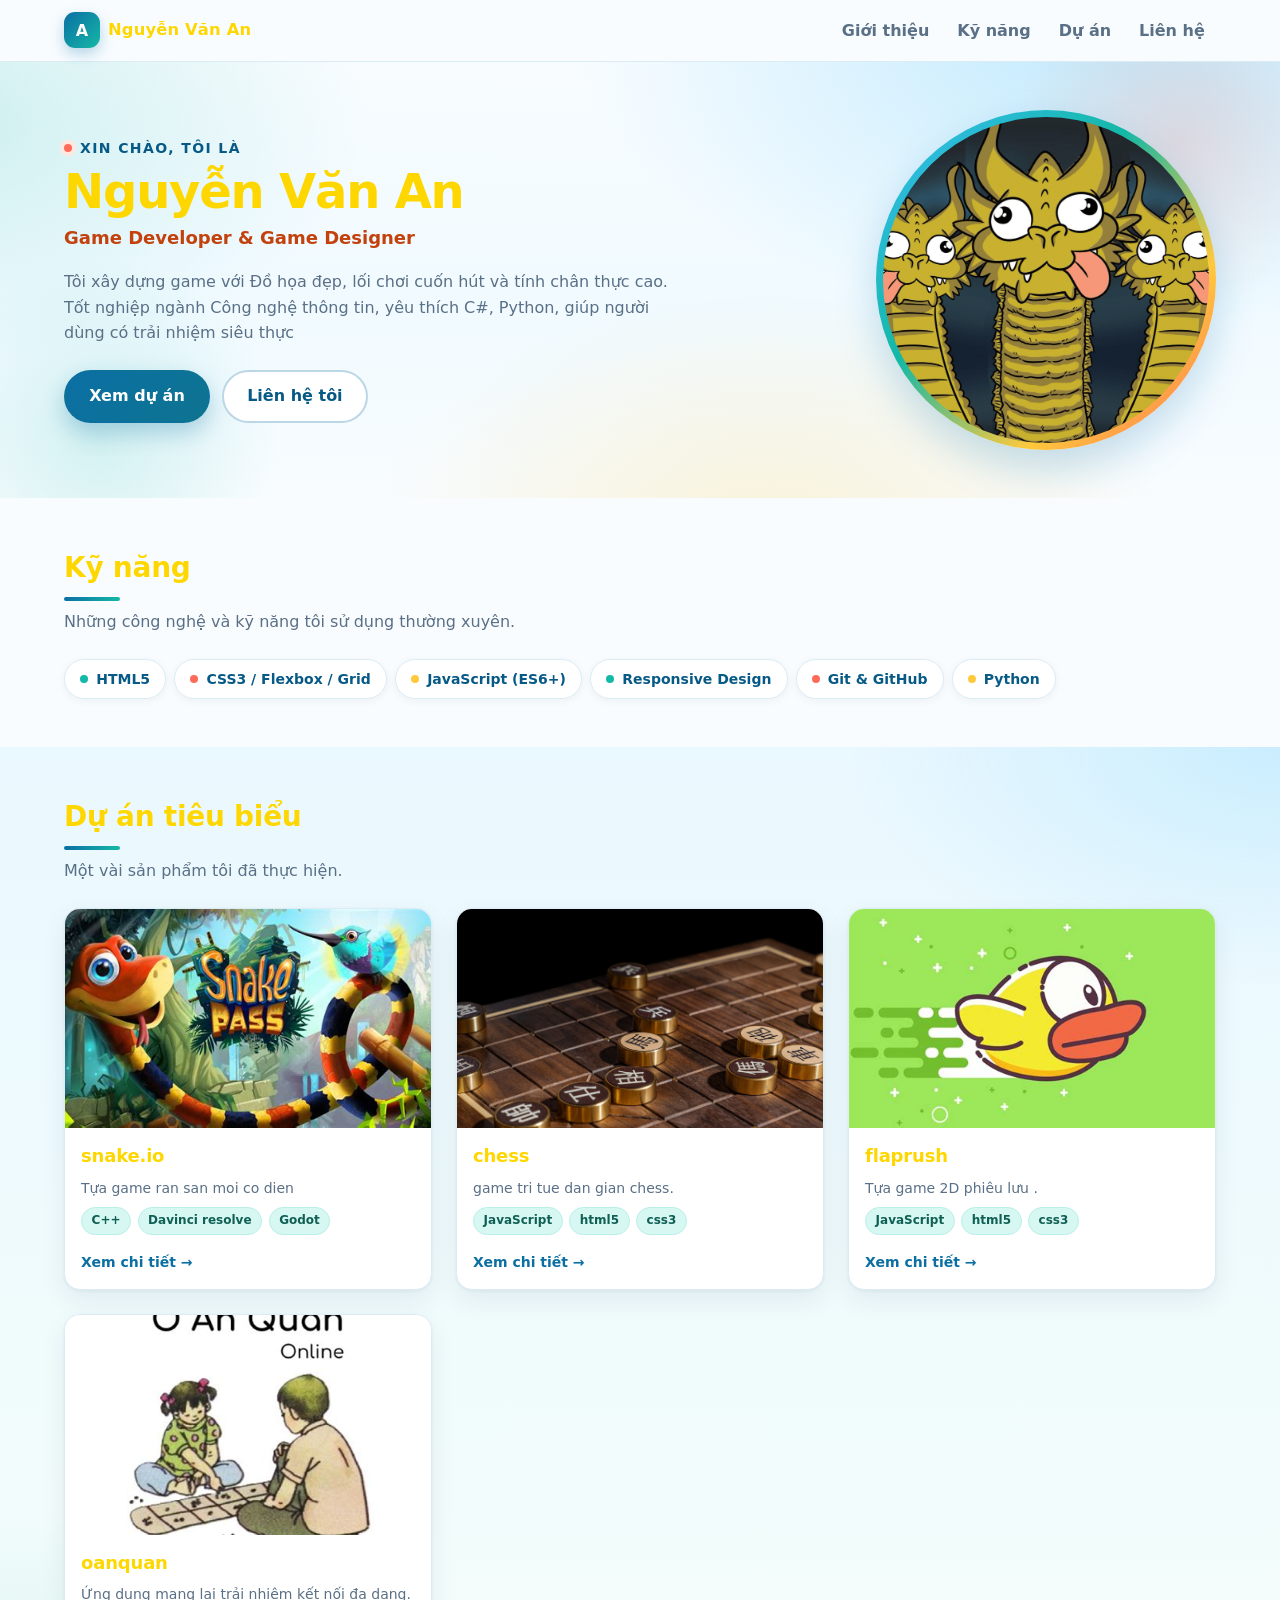
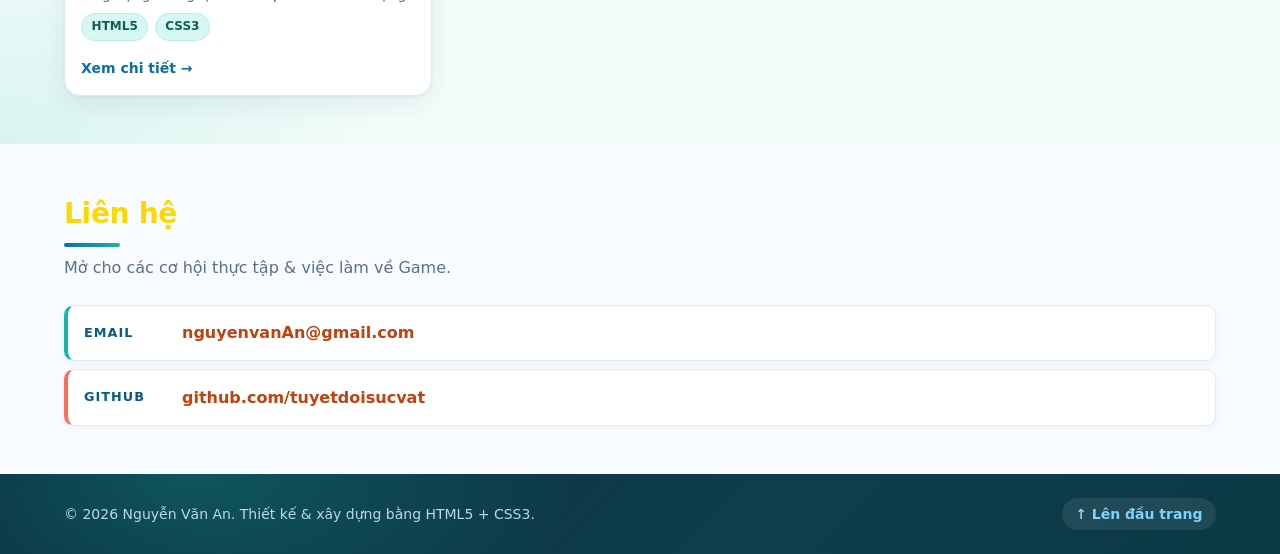
<file: index.html>
<!DOCTYPE html>
<!-- lang="vi" khai báo ngôn ngữ trang → hỗ trợ screen reader & SEO -->
<html lang="vi">

<head>
  <!-- ========== METADATA BẮT BUỘC ========== -->
  <meta charset="UTF-8" />
  <!-- viewport: nền tảng của responsive mobile-first, khóa tỉ lệ 1:1 với thiết bị -->
  <meta name="viewport" content="width=device-width, initial-scale=1.0" />
  <meta name="description" content="Portfolio CV của Nguyễn Văn An – Game Developer. Dự án, kỹ năng và thông tin liên hệ." />
  <meta name="author" content="Nguyễn Văn An" />
  <title>Nguyễn Văn An · Game Developer</title>

  <!-- Liên kết tới file CSS tách rời (yêu cầu của bài) -->
  <link rel="stylesheet" href="./assets/css/styles.css" />
</head>

<body>

  <!-- ========================================================== -->
  <!-- HEADER: nhận diện + điều hướng chính                        -->
  <!-- ========================================================== -->
  <header class="site-header">
    <div class="container header-inner">
      <!-- Thương hiệu cá nhân -->
      <a class="brand" href="#top" aria-label="Về đầu trang">
        <span class="brand-mark" aria-hidden="true">A</span>
        <span class="brand-name">Nguyễn Văn An</span>
      </a>

      <!-- NAV dùng Flexbox (xem styles.css) -->
      <nav class="main-nav" aria-label="Điều hướng chính">
        <ul class="nav-list">
          <li><a href="#about">Giới thiệu</a></li>
          <li><a href="#skills">Kỹ năng</a></li>
          <li><a href="#projects">Dự án</a></li>
          <li><a href="#contact">Liên hệ</a></li>
        </ul>
      </nav>
    </div>
  </header>

  <!-- ========================================================== -->
  <!-- MAIN: toàn bộ nội dung chính của trang                      -->
  <!-- ========================================================== -->
  <main id="top">
    <!-- ----- SECTION: Giới thiệu / Hero ----- -->
    <section id="about" class="hero">
      <div class="container hero-inner">
        <div class="hero-text">
          <p class="eyebrow">Xin chào, tôi là</p>
          <h1 class="hero-title">Nguyễn Văn An</h1>
          <p class="hero-role">Game Developer &amp; Game Designer</p>
          <p class="hero-desc">
            Tôi xây dựng game với Đồ họa đẹp, lối chơi cuốn hút và tính chân thực cao.
            Tốt nghiệp ngành Công nghệ thông tin, yêu thích C#, Python, giúp người dùng có trải nhiệm siêu thực
          </p>
          <div class="hero-actions">
            <a class="btn btn-primary" href="#projects">Xem dự án</a>
            <a class="btn btn-outline" href="#contact">Liên hệ tôi</a>
          </div>
        </div>

        <!-- Ảnh đại diện: dùng placeholder, thay bằng ảnh thật của bạn -->
        <figure class="hero-avatar">
          <img
            src="assets/img/avt.png"
            alt="Ảnh đại diện của Nguyễn Văn An"
            width="320" height="320" fetchpriority="high" />
        </figure>

      </div>
    </section>

    <!-- ----- SECTION: Kỹ năng ----- -->
    <section id="skills" class="section">
      <div class="container">
        <h2 class="section-title">Kỹ năng</h2>
        <p class="section-sub">Những công nghệ và kỹ năng tôi sử dụng thường xuyên.</p>

        <ul class="skill-grid">
          <li class="skill-chip">HTML5</li>
          <li class="skill-chip">CSS3 / Flexbox / Grid</li>
          <li class="skill-chip">JavaScript (ES6+)</li>
          <li class="skill-chip">Responsive Design</li>
          <li class="skill-chip">Git &amp; GitHub</li>
          <li class="skill-chip">Python</li>
        </ul>
      </div>
    </section>

    <!-- ----- SECTION: Dự án (danh sách thẻ dùng CSS Grid) ----- -->
    <section id="projects" class="section section-muted">
      <div class="container">
        <h2 class="section-title">Dự án tiêu biểu</h2>
        <p class="section-sub">Một vài sản phẩm tôi đã thực hiện.</p>

        <!-- .project-grid dùng CSS Grid (xem styles.css) -->
        <div class="project-grid">

          <!-- Mỗi thẻ là một <article> độc lập, có thể đứng riêng -->
          <article class="card">
          <a href="./games/snake/index.html" target="_blank" title="Chơi game Rắn săn mồi">
           <img class="card-media"
           src="assets/img/snake.png"
           alt="Ảnh minh họa dự án snake.io" width="600" height="360"
          loading="lazy" decoding="async" />
  </a>
            <div class="card-body">
              <h3 class="card-title">snake.io</h3>
              <p class="card-desc">
                Tựa game ran san moi co dien 
              </p>
              <ul class="tag-list">
                <li>C++</li>
                <li>Davinci resolve</li>
                <li>Godot</li>
              </ul>
              <a class="card-link" href="#">Xem chi tiết →</a>
            </div>
          </article>

          <article class="card">
            <a href="./games/chess/index.html" target="_blank" title="choi game danh co"> 
            <img class="card-media"
              src="assets/img/Qchess.png"
              alt="Ảnh minh hoa chess " width="600" height="360"
              loading="lazy" decoding="async" /> </a>
            <div class="card-body">
              <h3 class="card-title">chess </h3>
              <p class="card-desc">
                game tri tue dan gian chess.
              </p>
              <ul class="tag-list">
                <li>JavaScript</li>
                <li>html5</li>
                <li>css3</li>
              </ul>
              <a class="card-link" href="#">Xem chi tiết →</a>
            </div>
          </article>

          <article class="card">
            <a href="./games/flap-rush/index.html" target="_blank" title="choi game flap rush"> 
            <img class="card-media"
              src="assets/img/flaprush.png"
              alt="Ảnh minh họa dự án flaprush" width="600" height="360"
              loading="lazy" decoding="async" /> </a>
            <div class="card-body">
              <h3 class="card-title">flaprush</h3>
              <p class="card-desc">
                Tựa game 2D phiêu lưu .
              </p>
              <ul class="tag-list">
                <li>JavaScript</li>
                <li>html5</li>
                <li>css3</li>
              </ul>
              <a class="card-link" href="#">Xem chi tiết →</a>
            </div>
          </article>

          <article class="card">
            <a href="./games/o-an-quan/index.html" target="_blank" title="choi game danh co"> 
            <img class="card-media"
              src="assets/img/oanquan.png"
              alt="Ảnh minh họa dự án oanquan" width="600" height="360"
              loading="lazy" decoding="async" /> </a>
            <div class="card-body">
              <h3 class="card-title">oanquan</h3>
              <p class="card-desc">
                Ứng dụng mang lại trải nhiệm kết nối đa dạng.
              </p>
              <ul class="tag-list">
                <li>HTML5</li>
                <li>CSS3</li>
              </ul>
              <a class="card-link" href="#">Xem chi tiết →</a>
            </div>
          </article>

        </div><!-- /.project-grid -->
      </div>
    </section>

    <!-- ----- SECTION: Liên hệ ----- -->
    <section id="contact" class="section">
      <div class="container contact-inner">
        <h2 class="section-title">Liên hệ</h2>
        <p class="section-sub">Mở cho các cơ hội thực tập &amp; việc làm về Game.</p>

        <ul class="contact-list">
          <li>
            <span class="contact-label">Email</span>
            <a href="mailto:nguyenvanAn@gmail.com">nguyenvanAn@gmail.com</a>
          </li>
          <li>
            <span class="contact-label">GitHub</span>
            <a href="https://github.com/v4633510-eng" target="_blank" rel="noopener noreferrer">
              github.com/tuyetdoisucvat
            </a>
          </li>
        </ul>
      </div>
    </section>

  </main>

  <!-- ========================================================== -->
  <!-- FOOTER                                                      -->
  <!-- ========================================================== -->
  <footer class="site-footer">
    <div class="container footer-inner">
      <p>© 2026 Nguyễn Văn An. Thiết kế &amp; xây dựng bằng HTML5 + CSS3.</p>
      <a href="#top" class="to-top">↑ Lên đầu trang</a>
    </div>
  </footer>

</body>

</html>
</file>
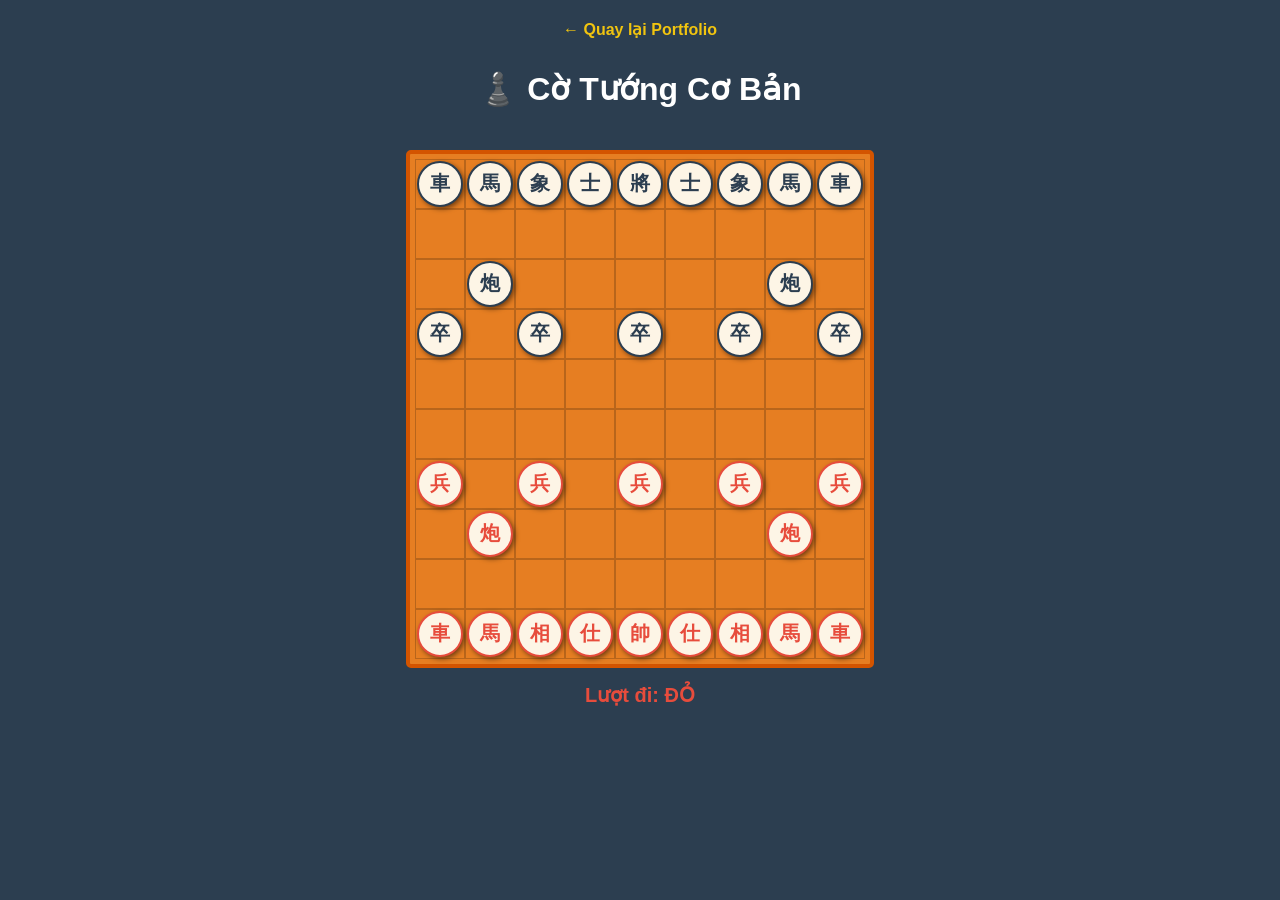
<file: games/chess/index.html>
<!DOCTYPE html>
<html lang="vi">
<head>
    <meta charset="UTF-8">
    <meta name="viewport" content="width=device-width, initial-scale=1.0">
    <title>Cờ Tướng Đơn Giản</title>
    <style>
        /* CSS CƠ BẢN */
        body {
            font-family: Arial, sans-serif;
            background-color: #2c3e50;
            color: white;
            display: flex;
            flex-direction: column;
            align-items: center;
            margin: 0;
            padding: 20px;
        }
        .header {
            text-align: center;
            margin-bottom: 20px;
        }
        .back-btn {
            color: #f1c40f;
            text-decoration: none;
            font-weight: bold;
            display: inline-block;
            margin-bottom: 10px;
        }
        .back-btn:hover {
            text-decoration: underline;
        }
        /* BÀN CỜ */
        #board {
            display: grid;
            grid-template-columns: repeat(9, 50px);
            grid-template-rows: repeat(10, 50px);
            background-color: #e67e22; /* Màu gỗ */
            border: 4px solid #d35400;
            padding: 5px;
            border-radius: 5px;
        }
        /* Ô CỜ */
        .cell {
            display: flex;
            justify-content: center;
            align-items: center;
            border: 1px solid rgba(0, 0, 0, 0.2);
            cursor: pointer;
            position: relative;
        }
        /* QUÂN CỜ */
        .piece {
            width: 42px;
            height: 42px;
            border-radius: 50%;
            display: flex;
            justify-content: center;
            align-items: center;
            font-size: 20px;
            font-weight: bold;
            box-shadow: 2px 2px 5px rgba(0,0,0,0.5);
            background-color: #fdf5e6;
            border: 2px solid #333;
            user-select: none;
        }
        .piece.red { color: #e74c3c; border-color: #e74c3c; }
        .piece.black { color: #2c3e50; border-color: #2c3e50; }
        .selected { outline: 3px solid #f1c40f; }
        
        /* THÔNG BÁO LƯỢT ĐI */
        #turn-indicator {
            margin-top: 15px;
            font-size: 20px;
            font-weight: bold;
        }
        .red-turn { color: #e74c3c; }
        .black-turn { color: #bdc3c7; }
    </style>
</head>
<body>

    <div class="header">
        <a href="../../index.html" class="back-btn">← Quay lại Portfolio</a>
        <h1>♟️ Cờ Tướng Cơ Bản</h1>
    </div>

    <!-- Bàn cờ 9 cột x 10 hàng -->
    <div id="board"></div>

    <div id="turn-indicator" class="red-turn">Lượt đi: ĐỎ</div>

    <script>
        // 1. KHỞI TẠO DỮ LIỆU BÀN CỜ
        // R = Đỏ (Red), B = Đen (Black), . = Ô trống
        const initialBoard = [
            ["b車", "b馬", "b象", "b士", "b將", "b士", "b象", "b馬", "b車"],
            [".", ".", ".", ".", ".", ".", ".", ".", "."],
            [".", "b炮", ".", ".", ".", ".", ".", "b炮", "."],
            ["b卒", ".", "b卒", ".", "b卒", ".", "b卒", ".", "b卒"],
            [".", ".", ".", ".", ".", ".", ".", ".", "."],
            [".", ".", ".", ".", ".", ".", ".", ".", "."],
            ["r兵", ".", "r兵", ".", "r兵", ".", "r兵", ".", "r兵"],
            [".", "r炮", ".", ".", ".", ".", ".", "r炮", "."],
            [".", ".", ".", ".", ".", ".", ".", ".", "."],
            ["r車", "r馬", "r相", "r仕", "r帥", "r仕", "r相", "r馬", "r車"]
        ];

        let boardState = JSON.parse(JSON.stringify(initialBoard));
        let turn = "red"; // Lượt đi hiện tại
        let selectedRow = -1;
        let selectedCol = -1;
        const boardElement = document.getElementById("board");
        const turnIndicator = document.getElementById("turn-indicator");

        // 2. HÀM VẼ BÀN CỜ
        function renderBoard() {
            boardElement.innerHTML = ""; // Xóa bàn cờ cũ

            for (let r = 0; r < 10; r++) {
                for (let c = 0; c < 9; c++) {
                    const cell = document.createElement("div");
                    cell.className = "cell";
                    
                    // Nếu có quân cờ
                    if (boardState[r][c] !== ".") {
                        const pieceText = boardState[r][c]; // Ví dụ: "r車" hoặc "b將"
                        const pieceColor = pieceText[0] === 'r' ? "red" : "black";
                        const pieceChar = pieceText[1];

                        const piece = document.createElement("div");
                        piece.className = `piece ${pieceColor}`;
                        piece.innerText = pieceChar;
                        
                        // Đánh dấu quân cờ đang chọn
                        if (r === selectedRow && c === selectedCol) {
                            piece.classList.add("selected");
                        }
                        cell.appendChild(piece);
                    }

                    // Gắn sự kiện click
                    cell.addEventListener("click", () => handleCellClick(r, c));
                    boardElement.appendChild(cell);
                }
            }
            updateTurnIndicator();
        }

        // 3. LOGIC XỬ LÝ CLICK (DI CHUYỂN)
        function handleCellClick(r, c) {
            const clickedPiece = boardState[r][c];

            // Nếu chưa chọn quân nào
            if (selectedRow === -1 && selectedCol === -1) {
                // Chỉ được chọn quân của mình
                if (clickedPiece !== "." && clickedPiece[0] === turn[0]) {
                    selectedRow = r;
                    selectedCol = c;
                    renderBoard();
                }
                return;
            }

            // Nếu đang chọn quân, bấm lại vào chính nó -> Bỏ chọn
            if (selectedRow === r && selectedCol === c) {
                selectedRow = -1;
                selectedCol = -1;
                renderBoard();
                return;
            }

            // Nếu bấm sang ô khác
            const targetPiece = boardState[r][c];
            
            // Không được ăn quân của mình
            if (targetPiece !== "." && targetPiece[0] === turn[0]) {
                // Chuyển sang chọn quân mới
                selectedRow = r;
                selectedCol = c;
                renderBoard();
                return;
            }

            // Thực hiện di chuyển (ăn quân địch hoặc đi vào ô trống)
            boardState[r][c] = boardState[selectedRow][selectedCol];
            boardState[selectedRow][selectedCol] = ".";

            // Đổi lượt
            turn = turn === "red" ? "black" : "red";
            
            // Reset lựa chọn
            selectedRow = -1;
            selectedCol = -1;
            renderBoard();
        }

        // 4. CẬP NHẬT DÒNG CHỮ LƯỢT ĐI
        function updateTurnIndicator() {
            if (turn === "red") {
                turnIndicator.innerText = "Lượt đi: ĐỎ";
                turnIndicator.className = "red-turn";
            } else {
                turnIndicator.innerText = "Lượt đi: ĐEN";
                turnIndicator.className = "black-turn";
            }
        }

        // Bắt đầu game
        renderBoard();
    </script>
</body>
</html>
</file>
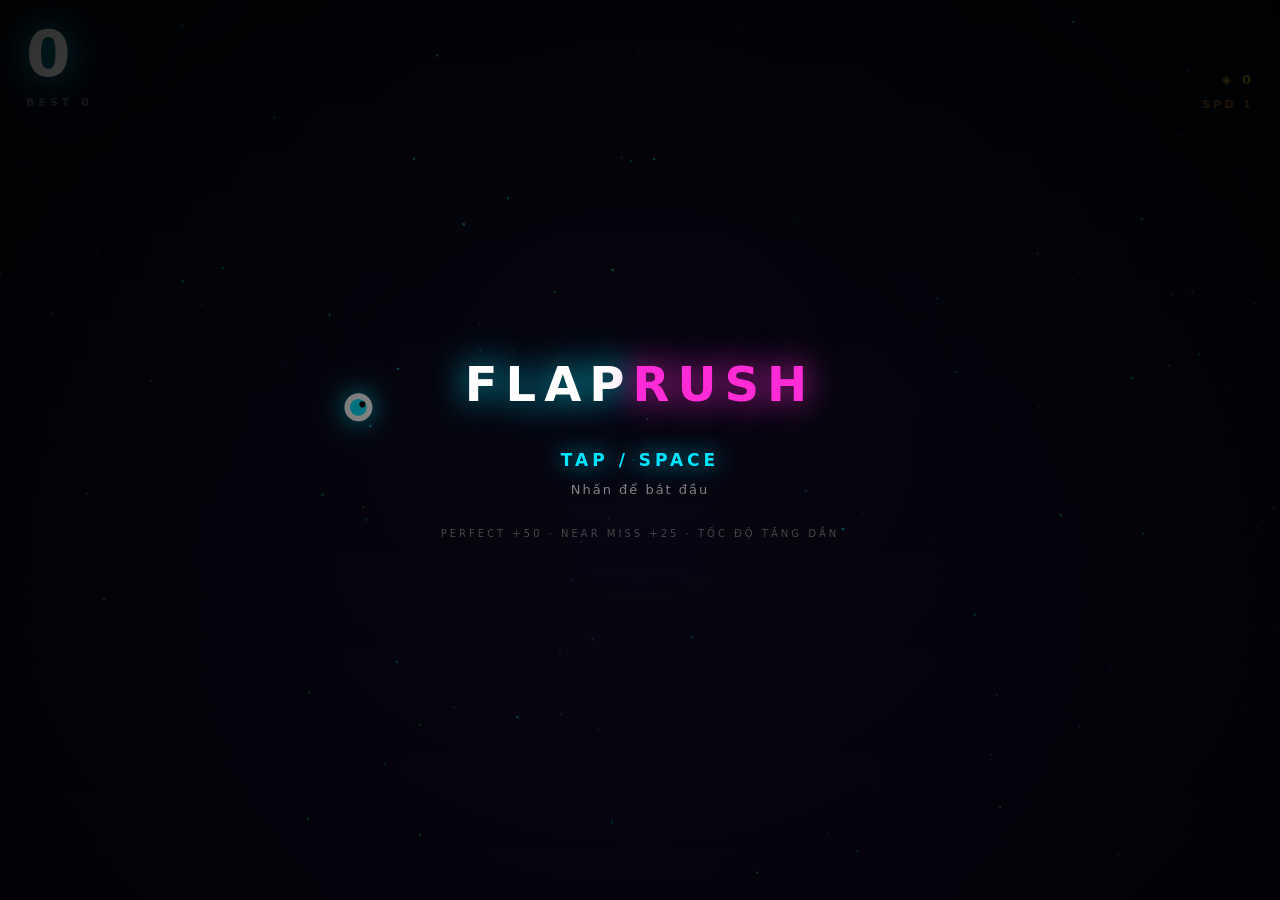
<file: games/flap-rush/index.html>
<!DOCTYPE html>
<html lang="vi">
<head>
<meta charset="UTF-8">
<meta name="viewport" content="width=device-width,initial-scale=1,maximum-scale=1,user-scalable=no,viewport-fit=cover">
<title>FLAP RUSH — Complete</title>
<link rel="stylesheet" href="style.css">
</head>
<body>
<div id="wrap">
  <canvas id="game"></canvas>
  <div id="hud">
    <div id="score">0</div>
    <div id="best">BEST 0</div>
    <div id="combo"></div>
    <div id="coins">◈ 0</div>
    <div id="speed">SPD 1</div>
  </div>
  <div id="overlay"></div>
</div>

<script src="game.js"></script>
</body>
</html>
</file>
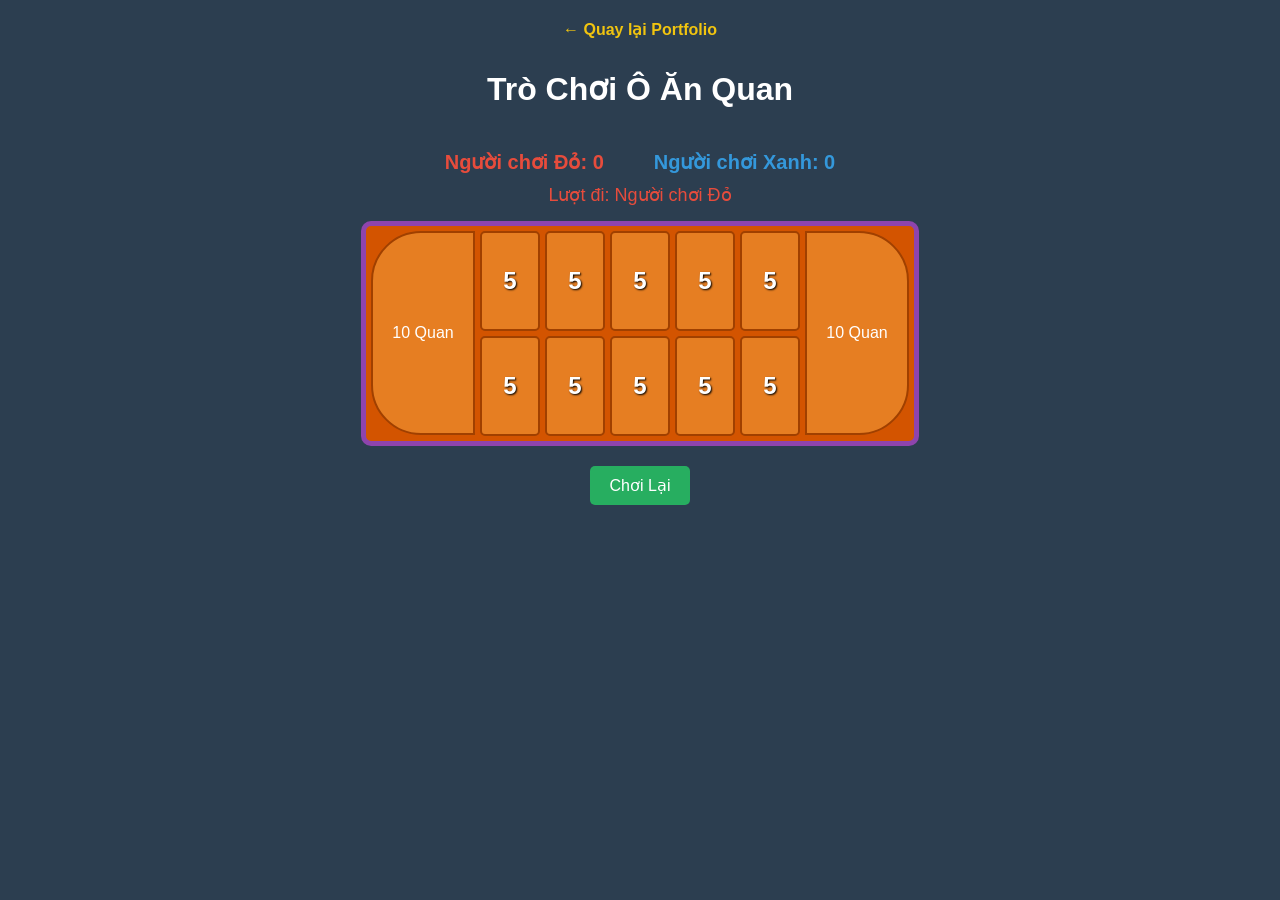
<file: games/o-an-quan/index.html>
<!DOCTYPE html>
<html lang="vi">
<head>
    <meta charset="UTF-8">
    <meta name="viewport" content="width=device-width, initial-scale=1.0">
    <title>Ô Ăn Quan</title>
    <style>
        body {
            font-family: Arial, sans-serif;
            background-color: #2c3e50;
            color: white;
            display: flex;
            flex-direction: column;
            align-items: center;
            margin: 0;
            padding: 20px;
        }
        .header { text-align: center; margin-bottom: 20px; }
        .back-btn {
            color: #f1c40f;
            text-decoration: none;
            font-weight: bold;
            display: inline-block;
            margin-bottom: 10px;
        }
        .back-btn:hover { text-decoration: underline; }

        /* BÀN CỜ Ô ĂN QUAN */
        #board {
            display: flex;
            background-color: #d35400;
            border: 5px solid #8e44ad;
            border-radius: 10px;
            padding: 5px;
            gap: 5px;
            margin-bottom: 20px;
        }

        /* Ô Quan (2 bên) */
        .quan {
            width: 100px;
            height: 200px;
            background-color: #e67e22;
            border-radius: 50px 0 0 50px; /* Bo góc trái */
            display: flex;
            flex-direction: column;
            justify-content: center;
            align-items: center;
            cursor: pointer;
            border: 2px solid #a04000;
            position: relative;
        }
        .quan.right { border-radius: 0 50px 50px 0; } /* Bo góc phải */

        /* Ô dân (10 ô nhỏ) */
        .dans {
            display: grid;
            grid-template-columns: repeat(5, 60px);
            grid-template-rows: repeat(2, 100px);
            gap: 5px;
        }
        .dan {
            background-color: #e67e22;
            border: 2px solid #a04000;
            display: flex;
            justify-content: center;
            align-items: center;
            font-size: 24px;
            font-weight: bold;
            cursor: pointer;
            border-radius: 5px;
            color: #fff;
            text-shadow: 1px 1px 2px #000;
            transition: background 0.2s;
        }
        .dan:hover, .quan:hover { background-color: #f39c12; }

        /* Hiệu ứng đánh dấu ô đang chọn */
        .selected { outline: 4px solid #f1c40f; }

        /* BẢNG ĐIỂM */
        .scoreboard {
            display: flex;
            gap: 50px;
            font-size: 20px;
            font-weight: bold;
            margin-bottom: 10px;
        }
        .p1 { color: #e74c3c; }
        .p2 { color: #3498db; }
        #turn-indicator { font-size: 18px; margin-bottom: 15px; }

        .btn-reset {
            padding: 10px 20px;
            background-color: #27ae60;
            color: white;
            border: none;
            border-radius: 5px;
            cursor: pointer;
            font-size: 16px;
        }
    </style>
</head>
<body>

    <div class="header">
        <a href="../../index.html" class="back-btn">← Quay lại Portfolio</a>
        <h1>Trò Chơi Ô Ăn Quan</h1>
    </div>

    <div class="scoreboard">
        <div class="p1">Người chơi Đỏ: <span id="score-p1">0</span></div>
        <div class="p2">Người chơi Xanh: <span id="score-p2">0</span></div>
    </div>

    <div id="turn-indicator">Lượt đi: Người chơi Đỏ</div>

    <div id="board">
        <div class="quan" id="quan-0"></div>
        <div class="dans" id="board-dans"></div>
        <div class="quan right" id="quan-6"></div>
    </div>

    <button class="btn-reset" onclick="resetGame()">Chơi Lại</button>

    <script>
        // Mảng lưu trữ số lượng quân (12 ô: 0 là Quan Trái, 1-10 là ô Dân, 11 là Quan Phải)
        // Quy ước: 1 Quan = 10 điểm. Ô dân bắt đầu với 5 quân.
        let board = [];
        let scoreP1 = 0, scoreP2 = 0;
        let turn = "p1"; // p1 (Đỏ) đi trước
        let isAnimating = false; // Chặn click khi đang rải quân

        const quanLeftEl = document.getElementById('quan-0');
        const quanRightEl = document.getElementById('quan-6');
        const dansEl = document.getElementById('board-dans');
        const turnIndicator = document.getElementById('turn-indicator');
        const scoreP1El = document.getElementById('score-p1');
        const scoreP2El = document.getElementById('score-p2');

        // Hàm khởi tạo lại bàn cờ
        function resetGame() {
            board = [10, 5, 5, 5, 5, 5, 10, 5, 5, 5, 5, 5];
            scoreP1 = 0; scoreP2 = 0; turn = "p1"; isAnimating = false;
            render();
        }

        // Hàm vẽ bàn cờ
        function render() {
            // Cập nhật điểm
            scoreP1El.innerText = scoreP1;
            scoreP2El.innerText = scoreP2;
            turnIndicator.innerText = turn === "p1" ? "Lượt đi: Người chơi Đỏ" : "Lượt đi: Người chơi Xanh";
            turnIndicator.className = turn === "p1" ? "p1" : "p2";

            // Vẽ 2 ô Quan
            quanLeftEl.innerText = board[0] > 0 ? board[0] + " Quan" : "Hết";
            quanRightEl.innerText = board[6] > 0 ? board[6] + " Quan" : "Hết";

            // Vẽ 10 ô Dân
            dansEl.innerHTML = "";
            // Hàng trên (P2) từ 7 đến 11 (hiển thị từ phải sang trái: 11, 10, 9, 8, 7)
            // Hàng dưới (P1) từ 1 đến 5 (hiển thị từ trái sang phải: 1, 2, 3, 4, 5)
            
            // Vẽ hàng trên
            for (let i = 11; i >= 7; i--) {
                let cell = document.createElement("div");
                cell.className = "dan p2-cell";
                cell.innerText = board[i];
                cell.onclick = () => handleClick(i);
                dansEl.appendChild(cell);
            }
            // Vẽ hàng dưới
            for (let i = 1; i <= 5; i++) {
                let cell = document.createElement("div");
                cell.className = "dan p1-cell";
                cell.innerText = board[i];
                cell.onclick = () => handleClick(i);
                dansEl.appendChild(cell);
            }
        }

        // Xử lý khi click vào ô
        async function handleClick(index) {
            if (isAnimating) return;

            // Kiểm tra xem có đúng lượt không và ô đó có quân không
            if (turn === "p1" && (index < 1 || index > 5)) return; // P1 chỉ được chọn ô 1-5
            if (turn === "p2" && (index < 7 || index > 11)) return; // P2 chỉ được chọn ô 7-11
            if (board[index] === 0) return;

            isAnimating = true;
            let stones = board[index];
            board[index] = 0;
            
            // Rải quân (ngược chiều kim đồng hồ)
            let currentIdx = index;
            let lastIndex = -1;
            
            while (stones > 0) {
                currentIdx = (currentIdx + 1) % 12; // Chạy vòng quanh 12 ô
                board[currentIdx]++;
                stones--;
                lastIndex = currentIdx;
                render();
                
                // Tạo hiệu ứng delay nhẹ để người chơi thấy quân đang rải
                await new Promise(r => setTimeout(r, 150)); 
            }

            // XỬ LÝ ĂN QUÂN (Luật đơn giản: Rải xong, nếu ô liền sau có quân thì ăn)
            let nextIdx = (lastIndex + 1) % 12;
            
            // Không được ăn quân ở ô mình vừa rải (nếu vòng lại chính nó)
            if (nextIdx !== currentIdx && board[nextIdx] > 0) {
                let captured = board[nextIdx];
                board[nextIdx] = 0;
                
                if (turn === "p1") {
                    scoreP1 += captured;
                } else {
                    scoreP2 += captured;
                }
            }

            // Đổi lượt
            turn = turn === "p1" ? "p2" : "p1";
            isAnimating = false;
            render();
        }

        // Khởi động game
        resetGame();
    </script>
</body>
</html>
</file>
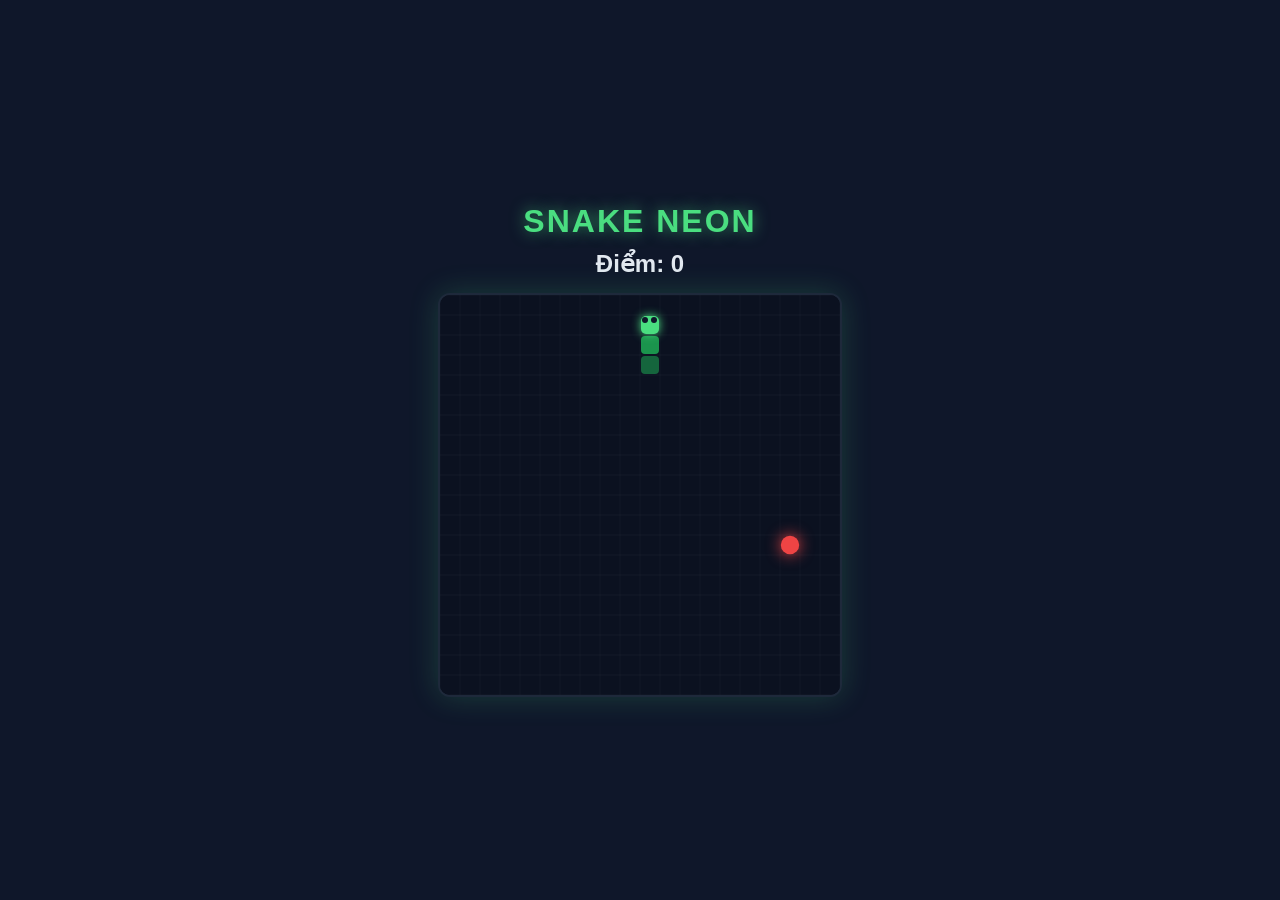
<file: games/snake/index.html>
<!DOCTYPE html>
<html lang="vi">
<head>
    <meta charset="UTF-8">
    <meta name="viewport" content="width=device-width, initial-scale=1.0">
    <title>Snake Game - Neon Edition</title>
    <style>
        body {
            margin: 0;
            padding: 0;
            background-color: #0f172a; /* Nền tối */
            color: #fff;
            font-family: 'Segoe UI', Tahoma, Geneva, Verdana, sans-serif;
            display: flex;
            flex-direction: column;
            align-items: center;
            justify-content: center;
            height: 100vh;
            overflow: hidden;
        }

        h1 {
            margin-top: 0;
            margin-bottom: 10px;
            color: #4ade80;
            text-shadow: 0 0 15px rgba(74, 222, 128, 0.6); /* Hiệu ứng phát sáng cho chữ */
            letter-spacing: 2px;
        }

        .score-board {
            font-size: 1.5rem;
            margin-bottom: 15px;
            font-weight: bold;
            color: #e2e8f0;
        }

        canvas {
            background-color: #0b1120;
            box-shadow: 0 0 30px rgba(74, 222, 128, 0.2), inset 0 0 20px rgba(0, 0, 0, 0.5);
            border: 2px solid #1e293b;
            border-radius: 12px;
        }

        .game-over {
            position: absolute;
            top: 50%;
            left: 50%;
            transform: translate(-50%, -50%);
            background: rgba(15, 23, 42, 0.9);
            padding: 30px 50px;
            border-radius: 16px;
            text-align: center;
            border: 1px solid #ef4444;
            box-shadow: 0 0 40px rgba(239, 68, 68, 0.3);
            display: none;
            z-index: 10;
            backdrop-filter: blur(5px);
        }

        .game-over h2 {
            color: #ef4444;
            margin-top: 0;
            text-shadow: 0 0 10px rgba(239, 68, 68, 0.5);
        }

        .game-over p {
            font-size: 1.2rem;
            color: #cbd5e1;
        }

        button {
            background-color: #4ade80;
            color: #0f172a;
            border: none;
            padding: 12px 24px;
            font-size: 1rem;
            font-weight: bold;
            border-radius: 8px;
            cursor: pointer;
            transition: all 0.2s;
            margin-top: 15px;
            box-shadow: 0 4px 15px rgba(74, 222, 128, 0.4);
        }

        button:hover {
            background-color: #22c55e;
            transform: translateY(-2px);
            box-shadow: 0 6px 20px rgba(74, 222, 128, 0.6);
        }
    </style>
</head>
<body>

    <h1>SNAKE NEON</h1>
    <div class="score-board">Điểm: <span id="score">0</span></div>
    <canvas id="gameCanvas" width="400" height="400"></canvas>

    <div class="game-over" id="gameOverScreen">
        <h2>GAME OVER!</h2>
        <p>Điểm của bạn: <span id="finalScore">0</span></p>
        <button onclick="resetGame()">Chơi Lại</button>
    </div>

    <script>
        const canvas = document.getElementById('gameCanvas');
        const ctx = canvas.getContext('2d');
        const scoreElement = document.getElementById('score');
        const gameOverScreen = document.getElementById('gameOverScreen');
        const finalScoreElement = document.getElementById('finalScore');

        const gridSize = 20; 
        const tileCount = canvas.width / gridSize;

        let snake = [];
        let food = { x: 0, y: 0 };
        let dx = 0;
        let dy = 0;
        let score = 0;
        let gameLoop;
        let isGameOver = false;
        let speed = 120;
        let pulseTime = 0; // Biến dùng cho hiệu ứng mồi nhấp nháy

        function initGame() {
            snake = [
                { x: 10, y: 10 },
                { x: 10, y: 11 },
                { x: 10, y: 12 }
            ];
            dx = 0;
            dy = -1;
            score = 0;
            scoreElement.innerText = score;
            isGameOver = false;
            gameOverScreen.style.display = 'none';
            generateFood();
            
            if (gameLoop) clearInterval(gameLoop);
            gameLoop = setInterval(update, speed);
        }

        function generateFood() {
            food.x = Math.floor(Math.random() * tileCount);
            food.y = Math.floor(Math.random() * tileCount);
            for (let part of snake) {
                if (part.x === food.x && part.y === food.y) {
                    generateFood();
                    return;
                }
            }
        }

        function update() {
            if (isGameOver) return;

            const head = { x: snake[0].x + dx, y: snake[0].y + dy };

            if (head.x < 0 || head.x >= tileCount || head.y < 0 || head.y >= tileCount) {
                endGame();
                return;
            }

            for (let i = 0; i < snake.length; i++) {
                if (head.x === snake[i].x && head.y === snake[i].y) {
                    endGame();
                    return;
                }
            }

            snake.unshift(head);

            if (head.x === food.x && head.y === food.y) {
                score += 10;
                scoreElement.innerText = score;
                generateFood();
            } else {
                snake.pop();
            }

            draw();
        }

        // Hàm vẽ hình chữ nhật bo góc
        function roundRect(x, y, width, height, radius, fillStyle) {
            ctx.beginPath();
            ctx.moveTo(x + radius, y);
            ctx.arcTo(x + width, y, x + width, y + height, radius);
            ctx.arcTo(x + width, y + height, x, y + height, radius);
            ctx.arcTo(x, y + height, x, y, radius);
            ctx.arcTo(x, y, x + width, y, radius);
            ctx.closePath();
            ctx.fillStyle = fillStyle;
            ctx.fill();
        }

        function draw() {
            // 1. Vẽ nền lưới (Grid)
            ctx.fillStyle = '#0b1120';
            ctx.fillRect(0, 0, canvas.width, canvas.height);
            ctx.strokeStyle = 'rgba(255, 255, 255, 0.03)';
            ctx.lineWidth = 1;
            for (let i = 0; i <= tileCount; i++) {
                ctx.beginPath();
                ctx.moveTo(i * gridSize, 0);
                ctx.lineTo(i * gridSize, canvas.height);
                ctx.stroke();
                ctx.beginPath();
                ctx.moveTo(0, i * gridSize);
                ctx.lineTo(canvas.width, i * gridSize);
                ctx.stroke();
            }

            // 2. Vẽ thức ăn (Hiệu ứng phát sáng & nhấp nháy)
            pulseTime += 0.1;
            const pulseSize = Math.sin(pulseTime) * 1.5; // Kích thước giao động từ -1.5 đến 1.5
            const foodX = food.x * gridSize + gridSize / 2;
            const foodY = food.y * gridSize + gridSize / 2;
            const foodRadius = (gridSize / 2) - 2 + pulseSize;

            ctx.shadowBlur = 15;
            ctx.shadowColor = '#ef4444';
            ctx.beginPath();
            ctx.arc(foodX, foodY, foodRadius, 0, Math.PI * 2);
            ctx.fillStyle = '#ef4444';
            ctx.fill();
            ctx.shadowBlur = 0; // Reset shadow

            // 3. Vẽ rắn
            for (let i = snake.length - 1; i >= 0; i--) {
                const part = snake[i];
                const x = part.x * gridSize;
                const y = part.y * gridSize;

                if (i === 0) {
                    // Đầu rắn: Màu xanh sáng, phát sáng nhẹ
                    ctx.shadowBlur = 10;
                    ctx.shadowColor = '#4ade80';
                    roundRect(x + 1, y + 1, gridSize - 2, gridSize - 2, 5, '#4ade80');
                    ctx.shadowBlur = 0;

                    // Vẽ mắt rắn dựa vào hướng đi
                    ctx.fillStyle = '#0f172a'; // Màu mắt
                    let eye1X, eye1Y, eye2X, eye2Y;
                    const eyeSize = 3;
                    
                    if (dx === 1) { // Đi phải
                        eye1X = x + 14; eye1Y = y + 5; eye2X = x + 14; eye2Y = y + 14;
                    } else if (dx === -1) { // Đi trái
                        eye1X = x + 5; eye1Y = y + 5; eye2X = x + 5; eye2Y = y + 14;
                    } else if (dy === -1) { // Đi lên
                        eye1X = x + 5; eye1Y = y + 5; eye2X = x + 14; eye2Y = y + 5;
                    } else { // Đi xuống
                        eye1X = x + 5; eye1Y = y + 14; eye2X = x + 14; eye2Y = y + 14;
                    }
                    ctx.beginPath(); ctx.arc(eye1X, eye1Y, eyeSize, 0, Math.PI * 2); ctx.fill();
                    ctx.beginPath(); ctx.arc(eye2X, eye2Y, eyeSize, 0, Math.PI * 2); ctx.fill();

                } else {
                    // Thân rắn: Màu tối dần về đuôi để tạo hiệu ứng Gradient
                    const opacity = Math.max(0.2, 1 - (i / snake.length) * 0.8);
                    ctx.fillStyle = `rgba(34, 197, 94, ${opacity})`;
                    roundRect(x + 1, y + 1, gridSize - 2, gridSize - 2, 4, ctx.fillStyle);
                }
            }
        }

        function endGame() {
            isGameOver = true;
            clearInterval(gameLoop);
            finalScoreElement.innerText = score;
            gameOverScreen.style.display = 'block';
        }

        function resetGame() {
            pulseTime = 0;
            initGame();
        }

        document.addEventListener('keydown', (e) => {
            if (["ArrowUp", "ArrowDown", "ArrowLeft", "ArrowRight", "w", "a", "s", "d"].includes(e.key)) {
                e.preventDefault();
            }
            if ((e.key === 'ArrowUp' || e.key === 'w') && dy !== 1) { dx = 0; dy = -1; }
            if ((e.key === 'ArrowDown' || e.key === 's') && dy !== -1) { dx = 0; dy = 1; }
            if ((e.key === 'ArrowLeft' || e.key === 'a') && dx !== 1) { dx = -1; dy = 0; }
            if ((e.key === 'ArrowRight' || e.key === 'd') && dx !== -1) { dx = 1; dy = 0; }
        });

        initGame();
    </script>
</body>
</html>
</file>
<file: assets/css/styles.css>
/* ==========================================================================
   PORTFOLIO CV – styles.css
   Giao diện: OCEAN FRESH – tươi sáng, sạch, hiện đại
   Chiến lược: MOBILE-FIRST
   - Mặc định = màn hình nhỏ (~360px)
   - @media (min-width: 768px)  → tablet
   - @media (min-width: 1280px) → desktop
   ========================================================================== */

/* ==========================================================================
   1. DESIGN TOKENS
   ========================================================================== */
:root {
  /* --- Bảng màu --- */
  --color-primary: #0B6FA4;
  --color-primary-dark: #075A86;
  --color-primary-soft: #E0F2FE;

  --color-accent: #FF6B5A;
  --color-accent-dark: #C2410C;
  --color-accent-soft: #FFE8E2;

  --color-teal: #14B8A6;
  --color-teal-dark: #0F766E;
  --color-teal-soft: #D7F8F2;

  --color-sun: #FFC93C;

  --color-text: #0F2740;
  --color-text-soft: #5A7086;
  --color-bg: #F8FCFF;
  --color-surface: #EAF8FF;
  --color-border: #DCECF5;
  --color-chip: #E4F7F4;

  /* --- Typography --- */
  --font-base: system-ui, -apple-system, "Segoe UI", Roboto, Helvetica, Arial,
    sans-serif;
  --fs-sm: 0.875rem;
  --fs-base: 1rem;
  --fs-lg: 1.125rem;
  --fs-h2: 1.5rem;
  --fs-h1: 2rem;
  --lh-base: 1.6;

  /* --- Khoảng cách --- */
  --space-1: 0.5rem;
  --space-2: 1rem;
  --space-3: 1.5rem;
  --space-4: 2rem;
  --space-5: 3rem;

  /* --- Bố cục & hiệu ứng --- */
  --container-max: 1200px;
  --radius: 16px;
  --radius-sm: 10px;
  --radius-pill: 999px;

  --shadow: 0 1px 3px rgba(15, 39, 64, 0.06), 0 10px 26px rgba(15, 39, 64, 0.07);
  --shadow-strong: 0 18px 40px rgba(15, 39, 64, 0.14);
  --ring: rgba(11, 111, 164, 0.35);
}

/* ==========================================================================
   2. RESET CƠ BẢN
   ========================================================================== */
*,
*::before,
*::after {
  box-sizing: border-box;
}

* {
  margin: 0;
  padding: 0;
}

html {
  scroll-behavior: smooth;
  scroll-padding-top: 80px;
  -webkit-text-size-adjust: 100%;
}

body {
  font-family: var(--font-base);
  font-size: var(--fs-base);
  line-height: var(--lh-base);
  color: var(--color-text);
  background: var(--color-bg);
  overflow-x: hidden;
  -webkit-font-smoothing: antialiased;
}

img {
  display: block;
  max-width: 100%;
  height: auto;
}

a {
  color: inherit;
  text-decoration: none;
}

ul {
  list-style: none;
}

::selection {
  background: var(--color-sun);
  color: var(--color-text);
}

:focus-visible {
  outline: 3px solid var(--ring);
  outline-offset: 3px;
  border-radius: 6px;
}

/* ==========================================================================
   3. LAYOUT DÙNG LẠI
   ========================================================================== */
.container {
  width: 100%;
  max-width: var(--container-max);
  margin-inline: auto;
  padding-inline: var(--space-2);
}

.section {
  padding-block: var(--space-5);
}

.section-muted {
  background:
    radial-gradient(720px 400px at 100% 0%, rgba(56, 189, 248, 0.18), transparent 60%),
    radial-gradient(620px 360px at 0% 100%, rgba(20, 184, 166, 0.12), transparent 65%),
    linear-gradient(180deg, #EAF8FF 0%, #F4FDFA 100%);
}

.section-title {
  color: #FFD700;
  position: relative;
  padding-bottom: 0.65rem;
  font-size: var(--fs-h2);
  font-weight: 800;
  letter-spacing: -0.01em;
  margin-bottom: var(--space-1);
}

.section-title::after {
  content: "";
  position: absolute;
  left: 0;
  bottom: 0;
  width: 56px;
  height: 4px;
  border-radius: var(--radius-pill);
  background: linear-gradient(90deg, var(--color-primary), var(--color-teal));
}

.section-sub {
  color: var(--color-text-soft);
  margin-bottom: var(--space-3);
}

/* ==========================================================================
   4. HEADER + NAV
   ========================================================================== */
.site-header {
  position: sticky;
  top: 0;
  z-index: 10;
  background: rgba(248, 252, 255, 0.86);
  -webkit-backdrop-filter: saturate(160%) blur(12px);
  backdrop-filter: saturate(160%) blur(12px);
  border-bottom: 1px solid var(--color-border);
}

.header-inner {
  display: flex;
  flex-wrap: wrap;
  align-items: center;
  justify-content: space-between;
  gap: var(--space-1);
  padding-block: 0.75rem;
}

.brand {
  display: flex;
  align-items: center;
  gap: var(--space-1);
  font-weight: 700;
  color: var(--color-text);
}

.brand-mark {
  display: grid;
  place-items: center;
  width: 2.25rem;
  height: 2.25rem;
  border-radius: 11px;
  background: linear-gradient(135deg, #0B6FA4, #14B8A6);
  color: #fff;
  font-weight: 800;
  box-shadow: 0 6px 14px rgba(11, 111, 164, 0.28);
}

.brand-name {
  color: #FFD700;
  font-size: 1.02rem;
  letter-spacing: 0.01em;
}

.main-nav {
  display: flex;
  align-items: center;
}

.nav-list {
  display: flex;
  flex-wrap: wrap;
  gap: 0.25rem;
}

.nav-list a {
  display: inline-block;
  padding: 0.35rem 0.7rem;
  border-radius: var(--radius-pill);
  color: var(--color-text-soft);
  font-weight: 600;
  transition: color 0.2s ease, background-color 0.2s ease;
}

.nav-list a:hover,
.nav-list a:focus-visible {
  color: var(--color-primary-dark);
  background: var(--color-primary-soft);
}

/* ==========================================================================
   5. HERO
   ========================================================================== */
.hero {
  position: relative;
  overflow: hidden;
  padding-block: var(--space-5);
  background:
    radial-gradient(900px 500px at 88% -10%, rgba(56, 189, 248, 0.30), transparent 62%),
    radial-gradient(720px 420px at -5% 12%, rgba(20, 184, 166, 0.18), transparent 60%),
    radial-gradient(620px 380px at 60% 110%, rgba(255, 201, 60, 0.20), transparent 65%),
    linear-gradient(180deg, #F8FCFF 0%, #F0FAFF 55%, #F8FCFF 100%);
}

.hero::before,
.hero::after {
  content: "";
  position: absolute;
  border-radius: 50%;
  pointer-events: none;
}

.hero::before {
  top: -90px;
  right: -70px;
  width: 340px;
  height: 340px;
  background: radial-gradient(circle, rgba(255, 107, 90, 0.18), transparent 70%);
}

.hero::after {
  bottom: -120px;
  left: -80px;
  width: 360px;
  height: 360px;
  background: radial-gradient(circle, rgba(20, 184, 166, 0.16), transparent 70%);
}

.hero-inner {
  position: relative;
  z-index: 1;
  display: flex;
  flex-direction: column;
  gap: var(--space-4);
  align-items: flex-start;
}

.hero-text {
  min-width: 0;
}

.eyebrow {
  color: var(--color-primary-dark);
  font-weight: 700;
  text-transform: uppercase;
  letter-spacing: 0.1em;
  font-size: var(--fs-sm);
}

.eyebrow::before {
  content: "";
  display: inline-block;
  width: 8px;
  height: 8px;
  margin-right: 0.5rem;
  border-radius: 50%;
  background: var(--color-accent);
  box-shadow: 0 0 0 4px var(--color-accent-soft);
  vertical-align: 1px;
}

.hero-title {
  color: #FFD700;
  font-size: var(--fs-h1);
  font-weight: 800;
  line-height: 1.12;
  letter-spacing: -0.025em;
  margin-block: 0.35rem;
}

.hero-role {
  font-size: var(--fs-lg);
  color: var(--color-accent-dark);
  font-weight: 700;
  margin-bottom: var(--space-2);
}

.hero-desc {
  color: var(--color-text-soft);
  max-width: 60ch;
  margin-bottom: var(--space-3);
}

.hero-actions {
  display: flex;
  flex-wrap: wrap;
  gap: 0.75rem;
}

.hero-avatar {
  width: 100%;
  max-width: 260px;
  margin-inline: auto;
  padding: 7px;
  border-radius: 50%;
  background: linear-gradient(
    135deg,
    #38BDF8 0%,
    #14B8A6 40%,
    #FFC93C 72%,
    #FF6B5A 100%
  );
  box-shadow: 0 18px 40px rgba(11, 111, 164, 0.22);
}

.hero-avatar img {
  width: 100%;
  aspect-ratio: 1 / 1;
  object-fit: cover;
  border-radius: 50%;
}

/* --- Nút bấm --- */
.btn {
  display: inline-block;
  padding: 0.72rem 1.45rem;
  border: 2px solid transparent;
  border-radius: var(--radius-pill);
  font-family: inherit;
  font-size: var(--fs-base);
  font-weight: 700;
  text-align: center;
  cursor: pointer;
  transition:
    transform 0.2s ease,
    background 0.2s ease,
    border-color 0.2s ease,
    box-shadow 0.2s ease;
}

.btn:active {
  transform: translateY(1px);
}

.btn-primary {
  background: linear-gradient(135deg, #0B6FA4 0%, #0E7490 100%);
  color: #fff;
  box-shadow: 0 10px 22px rgba(11, 111, 164, 0.28);
}

.btn-primary:hover {
  background: linear-gradient(135deg, #075A86 0%, #0B5E75 100%);
  transform: translateY(-2px);
  box-shadow: 0 14px 26px rgba(11, 111, 164, 0.32);
}

.btn-outline {
  border-color: rgba(11, 111, 164, 0.28);
  background: #fff;
  color: var(--color-primary-dark);
}

.btn-outline:hover {
  border-color: var(--color-primary);
  background: var(--color-primary-soft);
  transform: translateY(-2px);
}

/* ==========================================================================
   6. KỸ NĂNG
   ========================================================================== */
.skill-grid {
  display: flex;
  flex-wrap: wrap;
  gap: var(--space-1);
}

.skill-chip {
  display: inline-flex;
  align-items: center;
  gap: 0.5rem;
  background: #fff;
  color: var(--color-primary-dark);
  border: 1px solid var(--color-border);
  padding: 0.5rem 0.95rem;
  border-radius: var(--radius-pill);
  font-size: var(--fs-sm);
  font-weight: 600;
  box-shadow: 0 2px 8px rgba(15, 39, 64, 0.05);
  transition:
    transform 0.2s ease,
    border-color 0.2s ease,
    box-shadow 0.2s ease;
}

.skill-chip::before {
  content: "";
  width: 8px;
  height: 8px;
  border-radius: 50%;
  background: var(--color-teal);
}

.skill-chip:nth-child(3n + 2)::before {
  background: var(--color-accent);
}

.skill-chip:nth-child(3n)::before {
  background: var(--color-sun);
}

.skill-chip:hover {
  transform: translateY(-2px);
  border-color: #BFE8E2;
  box-shadow: 0 8px 20px rgba(15, 39, 64, 0.09);
}

/* ==========================================================================
   7. DỰ ÁN
   ========================================================================== */
.project-grid {
  display: grid;
  grid-template-columns: 1fr;
  gap: var(--space-3);
}

.card {
  display: flex;
  flex-direction: column;
  overflow: hidden;
  background: #fff;
  border: 1px solid var(--color-border);
  border-radius: var(--radius);
  box-shadow: var(--shadow);
  transition:
    transform 0.25s ease,
    box-shadow 0.25s ease,
    border-color 0.25s ease;
}

.card:hover {
  transform: translateY(-6px);
  border-color: #BFE3F5;
  box-shadow: var(--shadow-strong);
}

.card-media {
  width: 100%;
  aspect-ratio: 5 / 3;
  object-fit: cover;
  background: linear-gradient(135deg, #DBEAFE, #D7F8F2);
  transition: transform 0.45s ease;
}

.card:hover .card-media {
  transform: scale(1.04);
}

.card-body {
  display: flex;
  flex: 1;
  flex-direction: column;
  gap: var(--space-1);
  padding: var(--space-2);
}

.card-title {
  color: #FFD700;
  font-size: var(--fs-lg);
  font-weight: 800;
  line-height: 1.35;
  letter-spacing: -0.01em;
}

.card-desc {
  flex: 1;
  color: var(--color-text-soft);
  font-size: var(--fs-sm);
}

.tag-list {
  display: flex;
  flex-wrap: wrap;
  gap: 0.4rem;
}

.tag-list li {
  padding: 0.2rem 0.6rem;
  border: 1px solid #B9EFE6;
  border-radius: var(--radius-pill);
  background: var(--color-teal-soft);
  color: #0F5F55;
  font-size: 0.75rem;
  font-weight: 700;
}

.card-link {
  display: inline-flex;
  align-items: center;
  gap: 0.3rem;
  margin-top: var(--space-1);
  color: var(--color-primary);
  font-size: var(--fs-sm);
  font-weight: 700;
  transition: color 0.2s ease, gap 0.2s ease;
}

.card-link:hover {
  color: var(--color-accent-dark);
  gap: 0.55rem;
}

/* ==========================================================================
   8. LIÊN HỆ
   ========================================================================== */
.contact-list {
  display: flex;
  flex-direction: column;
  gap: var(--space-1);
}

.contact-list li {
  display: flex;
  flex-wrap: wrap;
  align-items: center;
  gap: var(--space-1);
  padding: 0.9rem 1rem;
  background: #fff;
  border: 1px solid var(--color-border);
  border-left: 4px solid var(--color-teal);
  border-radius: var(--radius-sm);
  box-shadow: 0 2px 10px rgba(15, 39, 64, 0.05);
}

.contact-list li:nth-child(2) {
  border-left-color: var(--color-accent);
}

.contact-label {
  min-width: 90px;
  color: var(--color-primary-dark);
  font-size: 0.8rem;
  font-weight: 800;
  letter-spacing: 0.08em;
  text-transform: uppercase;
}

.contact-list a {
  color: var(--color-accent-dark);
  font-weight: 600;
  overflow-wrap: anywhere;
}

.contact-list a:hover {
  color: var(--color-accent);
  text-decoration: underline;
  text-underline-offset: 3px;
}

/* ==========================================================================
   9. FOOTER
   ========================================================================== */
.site-footer {
  padding-block: var(--space-3);
  background:
    radial-gradient(600px 300px at 15% 0%, rgba(20, 184, 166, 0.28), transparent 65%),
    linear-gradient(135deg, #0B2B3C 0%, #0E3E4E 60%, #0B3A44 100%);
  color: #D6EDF5;
}

.footer-inner {
  display: flex;
  flex-wrap: wrap;
  gap: var(--space-1);
  align-items: center;
  justify-content: space-between;
  color: #B9D9E4;
  font-size: var(--fs-sm);
}

.to-top {
  display: inline-flex;
  align-items: center;
  padding: 0.3rem 0.85rem;
  border-radius: var(--radius-pill);
  background: rgba(255, 255, 255, 0.08);
  color: #7DD3FC;
  font-weight: 700;
  transition: background-color 0.2s ease, color 0.2s ease;
}

.to-top:hover {
  background: rgba(255, 255, 255, 0.16);
  color: var(--color-sun);
}

/* ==========================================================================
   10. MEDIA QUERIES – MOBILE-FIRST
   ========================================================================== */

/* ----- TABLET: ≥ 768px ----- */
@media (min-width: 768px) {
  :root {
    --fs-h1: 2.5rem;
    --fs-h2: 1.75rem;
  }

  .container {
    padding-inline: var(--space-3);
  }

  .nav-list {
    gap: 0.35rem;
  }

  /* Hero chuyển sang 2 cột */
  .hero-inner {
    flex-direction: row;
    align-items: center;
    justify-content: space-between;
    gap: var(--space-4);
  }

  .hero-text {
    flex: 1 1 0;
  }

  .hero-avatar {
    flex: 0 0 auto;
    max-width: 320px;
    margin-inline: 0;
  }

  /* Lưới dự án: 2 cột */
  .project-grid {
    grid-template-columns: repeat(2, 1fr);
  }
}

/* ----- DESKTOP: ≥ 1280px ----- */
@media (min-width: 1280px) {
  :root {
    --fs-h1: 3rem;
  }

  /* Lưới dự án: 3 cột */
  .project-grid {
    grid-template-columns: repeat(3, 1fr);
  }

  .hero-avatar {
    max-width: 340px;
  }
}

/* ==========================================================================
   11. TRUY CẬP & ƯA THÍCH NGƯỜI DÙNG
   ========================================================================== */
@media (prefers-reduced-motion: reduce) {
  * {
    animation: none !important;
    transition: none !important;
    scroll-behavior: auto !important;
  }
  .tag-list li {
    color: #D4AF37 !important; /* Màu vàng kim */
    font-weight: 600; /* In đậm lên một chút cho dễ đọc */
}
}
</file>
<file: games/flap-rush/style.css>
*{margin:0;padding:0;box-sizing:border-box}
  html,body{width:100%;height:100%;overflow:hidden;background:#05060f;
    font-family:'Segoe UI',system-ui,-apple-system,sans-serif;
    -webkit-tap-highlight-color:transparent;user-select:none}
  #wrap{position:fixed;inset:0}
  canvas{display:block;width:100%;height:100%}
  #hud{position:absolute;inset:0;pointer-events:none;padding:22px 26px;
       display:flex;flex-direction:column;align-items:flex-start}
  #score{font-size:64px;font-weight:900;color:#fff;line-height:1;letter-spacing:-4px;
         text-shadow:0 0 28px rgba(0,229,255,.9),0 0 70px rgba(0,229,255,.45);
         transition:transform .12s cubic-bezier(.34,1.56,.64,1)}
  #score.punch{transform:scale(1.22)}
  #best{font-size:11px;font-weight:700;letter-spacing:4px;margin-top:10px;
        color:rgba(255,255,255,.35)}
  #combo{position:absolute;top:30px;right:26px;font-size:24px;font-weight:900;
         letter-spacing:1px;color:#ffd93d;opacity:0;transition:all .15s ease;
         text-shadow:0 0 26px rgba(255,217,61,1)}
  #combo.punch{transform:scale(1.35)}
  #coins{position:absolute;top:72px;right:26px;font-size:13px;font-weight:800;
         letter-spacing:3px;color:rgba(255,217,61,.65)}
  #speed{position:absolute;top:98px;right:26px;font-size:11px;font-weight:800;
         letter-spacing:3px;color:rgba(255,154,61,.5);
         transition:all .3s ease}
  #speed.pulse{color:#ff9a3d;text-shadow:0 0 14px rgba(255,154,61,.95);
               transform:scale(1.25)}
  #overlay{position:absolute;inset:0;display:flex;flex-direction:column;
    align-items:center;justify-content:center;text-align:center;padding:30px;
    background:radial-gradient(circle at 50% 45%,rgba(0,0,0,.3),rgba(0,0,0,.88));
    transition:opacity .22s ease}
  #overlay.hidden{opacity:0;pointer-events:none}
  #overlay h1{font-size:48px;font-weight:900;letter-spacing:8px;color:#fff;
    text-shadow:0 0 34px rgba(0,229,255,.95);margin-bottom:8px}
  #overlay h1 span{color:#ff2bd6;text-shadow:0 0 34px rgba(255,43,214,.95)}
  #overlay h2{font-size:86px;font-weight:900;color:#fff;line-height:1;letter-spacing:-4px;
    text-shadow:0 0 44px rgba(0,229,255,.95)}
  #overlay .lbl{font-size:11px;letter-spacing:6px;color:rgba(255,255,255,.35);
    font-weight:700;margin-bottom:8px}
  #overlay .big{margin-top:30px;font-size:17px;font-weight:800;letter-spacing:4px;
    color:#00e5ff;text-shadow:0 0 22px rgba(0,229,255,.9);animation:pulse 1.5s ease-in-out infinite}
  #overlay .sub{margin-top:12px;font-size:13px;letter-spacing:2px;color:rgba(255,255,255,.5)}
  #overlay .tip{margin-top:26px;font-size:10px;letter-spacing:3px;
    color:rgba(255,255,255,.25);line-height:2.2}
  @keyframes pulse{0%,100%{opacity:1}50%{opacity:.35}}
</file>
